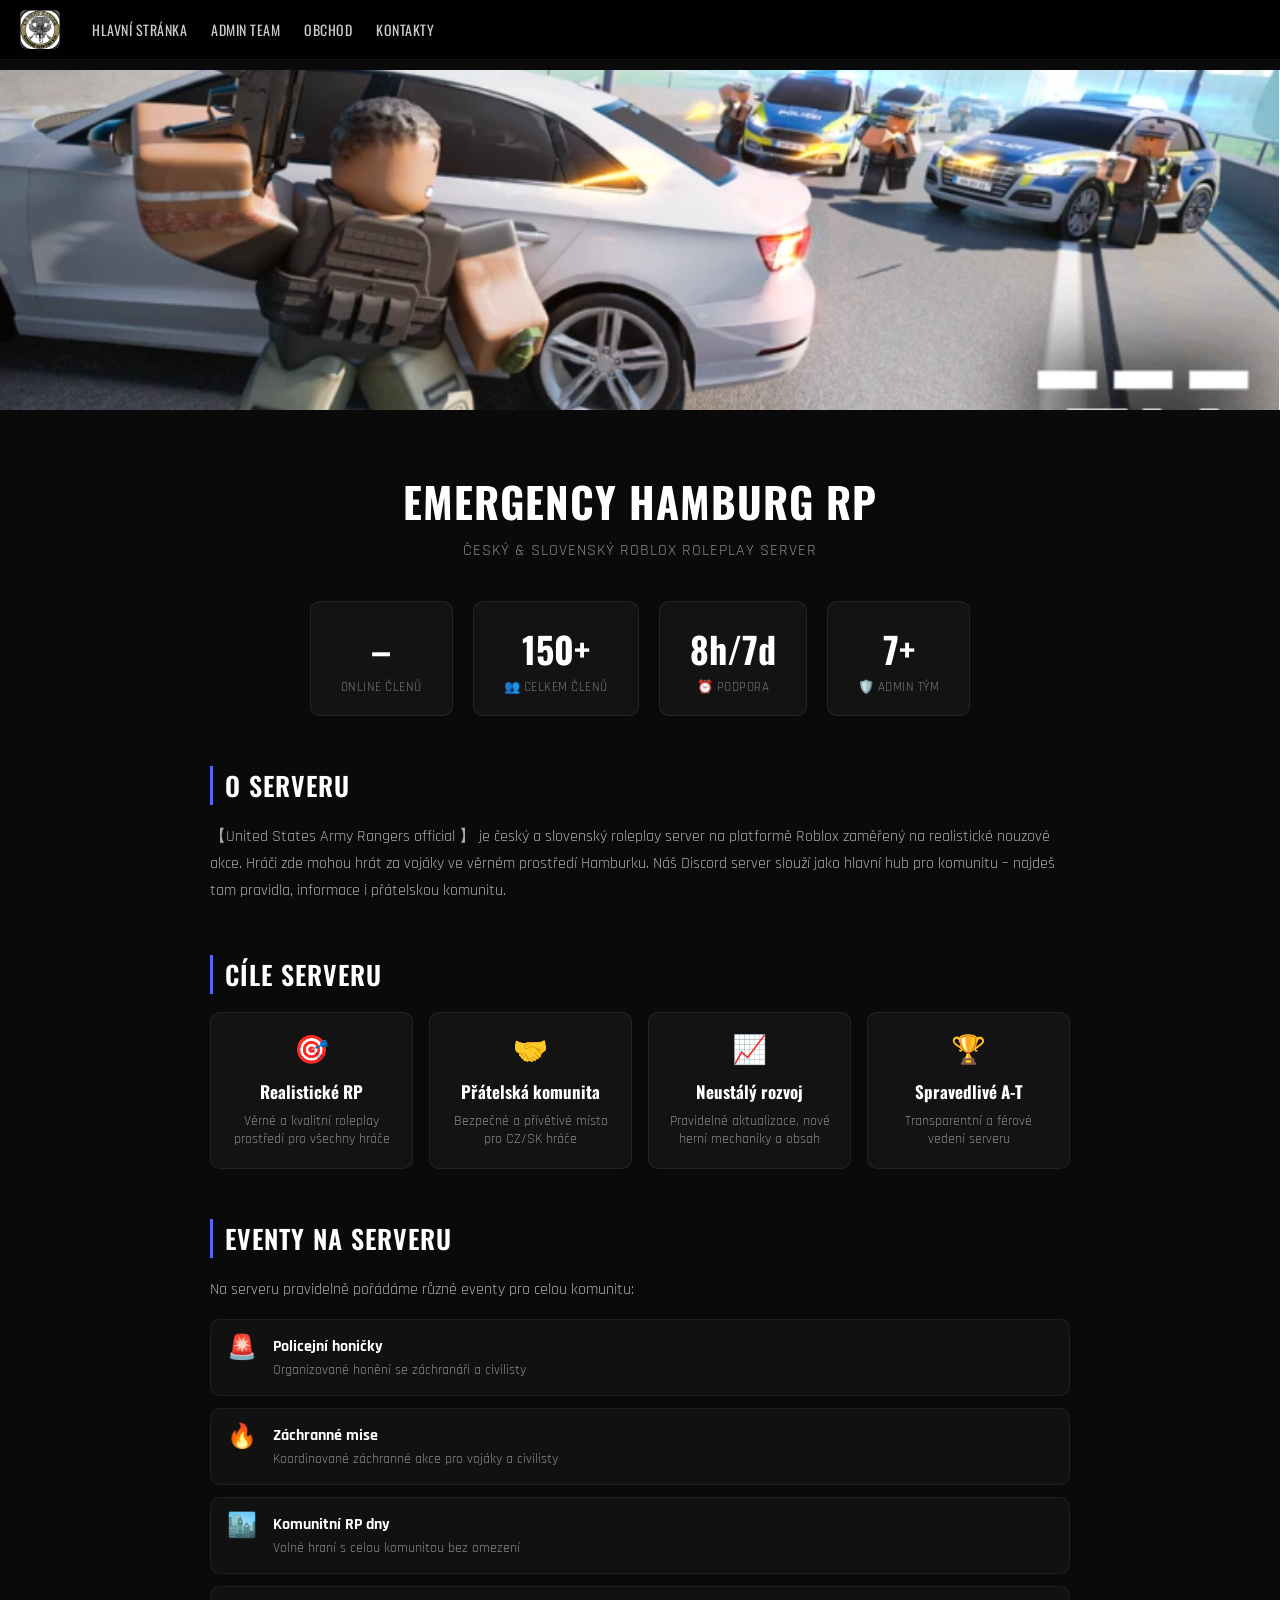
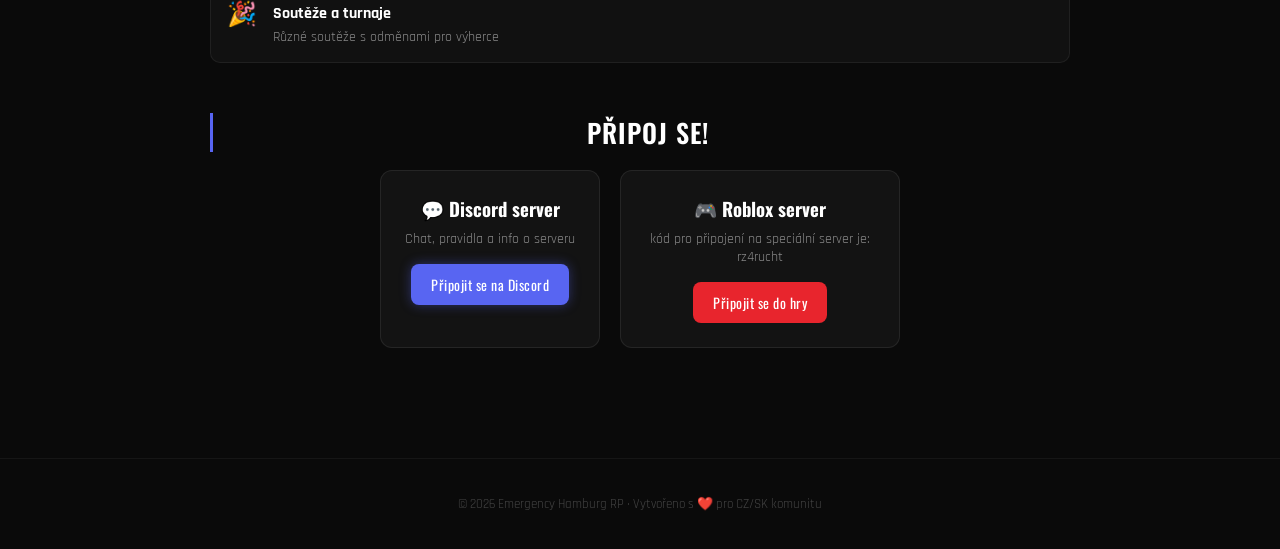
<file: index.html>
<!DOCTYPE html>
<html lang="cs">
<head>
<meta charset="UTF-8">
<meta name="viewport" content="width=device-width, initial-scale=1.0">
<title>【United States Army Rangers official  】</title>
<link rel="stylesheet" href="style.css">
<link href="https://fonts.googleapis.com/css2?family=Oswald:wght@400;600;700&family=Rajdhani:wght@400;600&display=swap" rel="stylesheet">
</head>
<body>

<!-- MENU -->
<div class="nav">
  <img src="logo.png">
  <a href="index.html" onclick="navigate(event,'index.html')">Hlavní stránka</a>
  <a href="team.html" onclick="navigate(event,'team.html')">Admin team</a>
  <a href="shop.html" onclick="navigate(event,'shop.html')">Obchod</a>
  <a href="kontakty.html" onclick="navigate(event,'kontakty.html')">Kontakty</a>
</div>

<!-- HERO - pouze obrázek nad obsahem -->
<div class="hero">
  <img src="beckround.png" class="hero-logo" alt="Logo serveru">
</div>

<!-- VŠE POD OBRÁZKEM -->
<div class="page-content">

  <h1 class="main-title">Emergency Hamburg RP</h1>
  <p class="main-sub">Český & Slovenský Roblox roleplay server</p>

  <!-- LIVE STATS -->
  <div class="stats-section">
    <div class="stat-card">
      <div class="stat-number live-members">–</div>
      <div class="stat-label"> Online členů</div>
    </div>
    <div class="stat-card">
      <div class="stat-number">150+</div>
      <div class="stat-label">👥 Celkem členů</div>
    </div>
    <div class="stat-card">
      <div class="stat-number">8h/7d</div>
      <div class="stat-label">⏰ Podpora</div>
    </div>
    <div class="stat-card">
      <div class="stat-number">7+</div>
      <div class="stat-label">🛡️ Admin tým</div>
    </div>
  </div>

  <!-- O SERVERU -->
  <div class="section-block">
    <h2 class="section-title">O serveru</h2>
    <p class="section-text">
      【United States Army Rangers official  】 je český a slovenský roleplay server na platformě Roblox zaměřený na realistické nouzové akce. Hráči zde mohou hrát za vojáky ve věrném prostředí Hamburku. Náš Discord server slouží jako hlavní hub pro komunitu – najdeš tam pravidla, informace i přátelskou komunitu.
    </p>
  </div>

  <!-- CÍLE -->
  <div class="section-block">
    <h2 class="section-title">Cíle serveru</h2>
    <div class="goals-grid">
      <div class="goal-card">
        <div class="goal-icon">🎯</div>
        <h3>Realistické RP</h3>
        <p>Věrné a kvalitní roleplay prostředí pro všechny hráče</p>
      </div>
      <div class="goal-card">
        <div class="goal-icon">🤝</div>
        <h3>Přátelská komunita</h3>
        <p>Bezpečné a přívětivé místo pro CZ/SK hráče</p>
      </div>
      <div class="goal-card">
        <div class="goal-icon">📈</div>
        <h3>Neustálý rozvoj</h3>
        <p>Pravidelné aktualizace, nové herní mechaniky a obsah</p>
      </div>
      <div class="goal-card">
        <div class="goal-icon">🏆</div>
        <h3>Spravedlivé A-T</h3>
        <p>Transparentní a férové vedení serveru</p>
      </div>
    </div>
  </div>

  <!-- EVENTY -->
  <div class="section-block">
    <h2 class="section-title">Eventy na serveru</h2>
    <p class="section-text">Na serveru pravidelně pořádáme různé eventy pro celou komunitu:</p>
    <div class="events-list">
      <div class="event-item">
        <span class="event-badge">🚨</span>
        <div>
          <strong>Policejní honičky</strong>
          <p>Organizované honění se záchranáři a civilisty</p>
        </div>
      </div>
      <div class="event-item">
        <span class="event-badge">🔥</span>
        <div>
          <strong>Záchranné mise</strong>
          <p>Koordinované záchranné akce pro vojáky a civilisty</p>
        </div>
      </div>
      <div class="event-item">
        <span class="event-badge">🏙️</span>
        <div>
          <strong>Komunitní RP dny</strong>
          <p>Volné hraní s celou komunitou bez omezení</p>
        </div>
      </div>
      <div class="event-item">
        <span class="event-badge">🎉</span>
        <div>
          <strong>Soutěže a turnaje</strong>
          <p>Různé soutěže s odměnami pro výherce</p>
        </div>
      </div>
    </div>
  </div>

  <!-- PŘIPOJENÍ -->
  <div class="section-block join-section">
    <h2 class="section-title">Připoj se!</h2>
    <div class="join-inner">
      <div class="join-card">
        <h3>💬 Discord server</h3>
        <p>Chat, pravidla a info o serveru</p>
        <a href="https://discord.gg/acMFfjmCw2" target="_blank">
          <button class="btn-discord">Připojit se na Discord</button>
        </a>
      </div>
      <div class="join-card">
        <h3>🎮 Roblox server</h3>
        <p>kód pro připojení na speciální server je: rz4rucht</p>
        <a href="https://www.roblox.com/games/7711635737/Emergency-Hamburg#!/game-instances" target="_blank">
          <button class="btn-roblox">Připojit se do hry</button>
        </a>
      </div>
    </div>
  </div>

</div><!-- end page-content -->

<footer class="footer">
  <p>© 2026 Emergency Hamburg RP · Vytvořeno s ❤️ pro CZ/SK komunitu</p>
</footer>

<script src="script.js"></script>
<script>
async function fetchDiscordStats() {
  try {
    // Replace GUILD_ID with your actual Discord server ID for live stats
    // Widget must be enabled in Discord Server Settings > Widget
    const res = await fetch('https://discord.com/api/guilds/1484696443397869773/widget.json');
    if (!res.ok) throw new Error('widget disabled');
    const data = await res.json();
    const onlineEl = document.querySelector('.live-members');
    if (onlineEl && data.presence_count !== undefined) {
      onlineEl.textContent = data.presence_count;
    }
  } catch (e) {
    const onlineEl = document.querySelector('.live-members');
    if (onlineEl) onlineEl.textContent = '–';
  }
}
fetchDiscordStats();
setInterval(fetchDiscordStats, 60000);
</script>
</body>
</html>
</file>
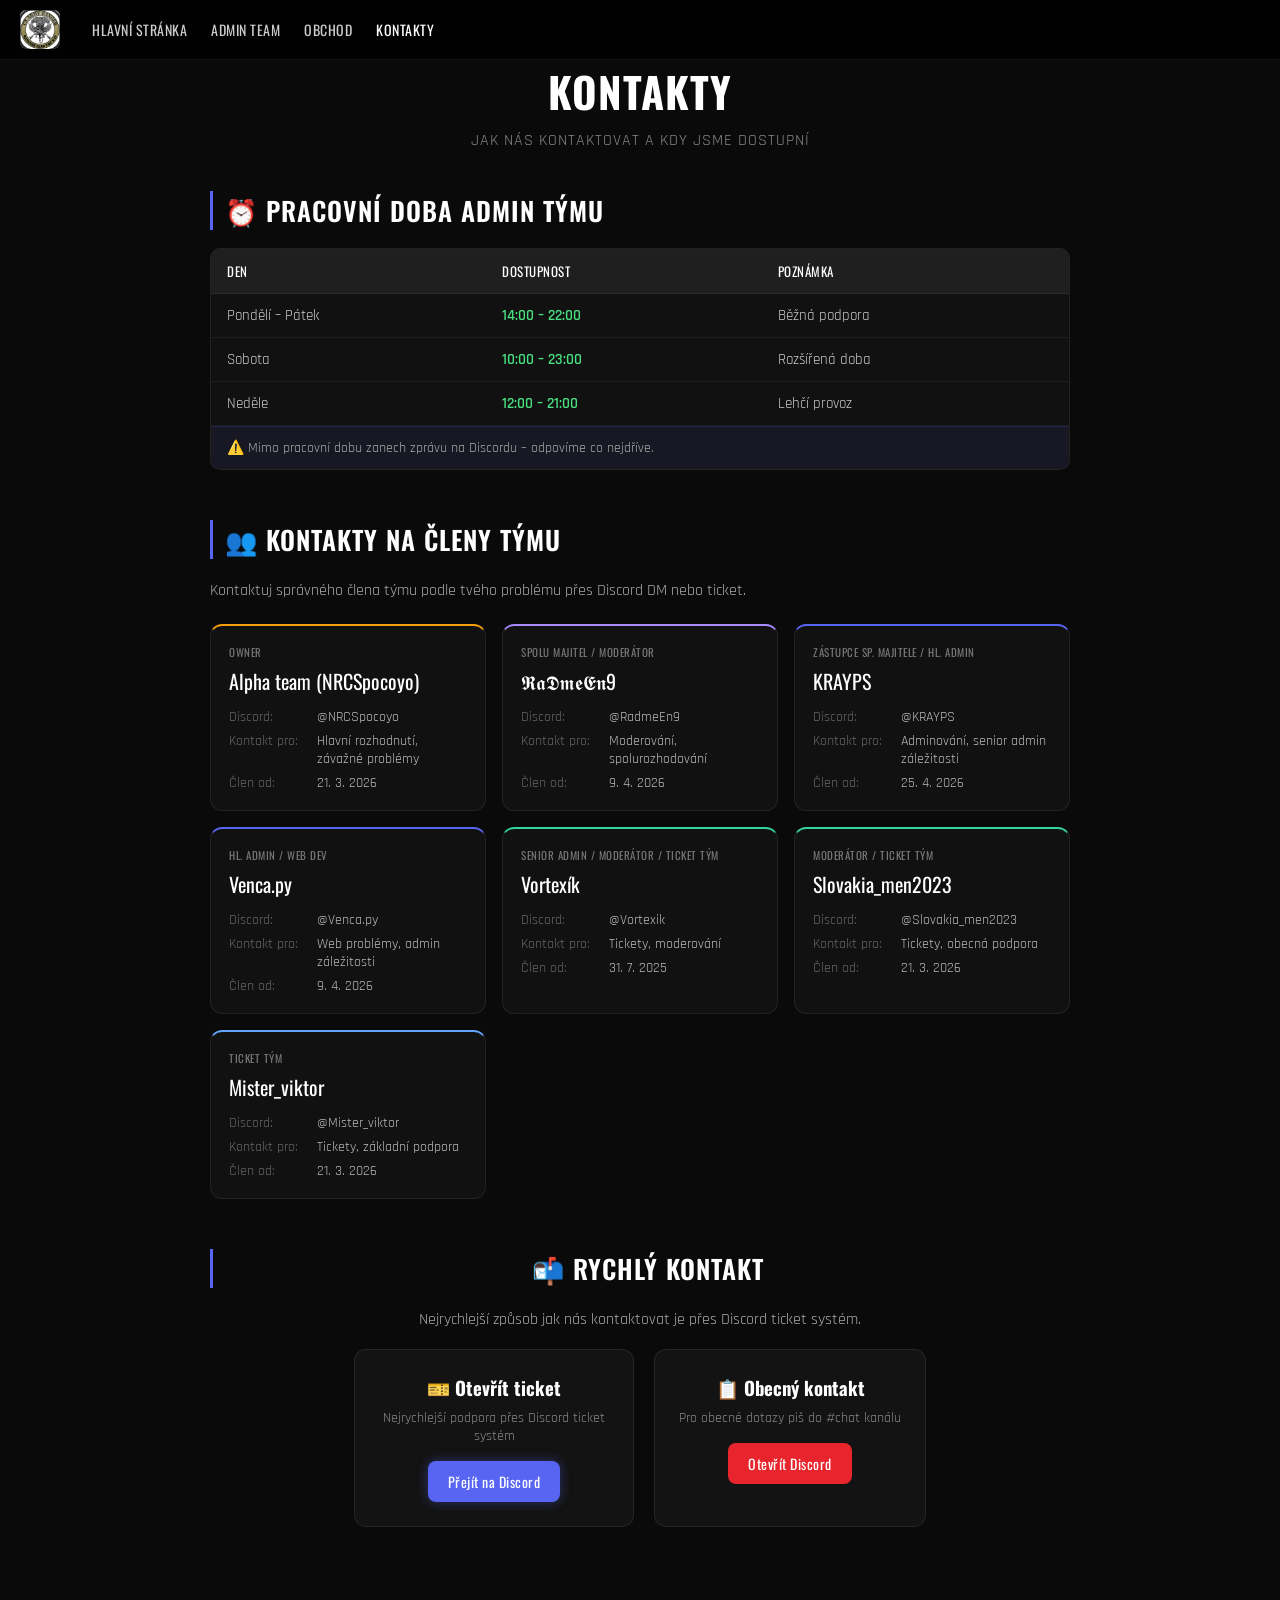
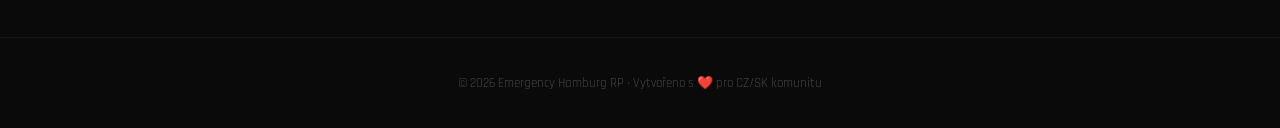
<file: kontakty.html>
<!DOCTYPE html>
<html lang="cs">
<head>
<meta charset="UTF-8">
<meta name="viewport" content="width=device-width, initial-scale=1.0">
<title>Kontakty – 【United States Army Rangers official  】</title>
<link rel="stylesheet" href="style.css">
<link href="https://fonts.googleapis.com/css2?family=Oswald:wght@400;600;700&family=Rajdhani:wght@400;600&display=swap" rel="stylesheet">
</head>
<body>

<!-- MENU -->
<div class="nav">
  <img src="logo.png">
  <a href="index.html" onclick="navigate(event,'index.html')">Hlavní stránka</a>
  <a href="team.html" onclick="navigate(event,'team.html')">Admin team</a>
  <a href="shop.html" onclick="navigate(event,'shop.html')">Obchod</a>
  <a href="kontakty.html" onclick="navigate(event,'kontakty.html')" class="active">Kontakty</a>
</div>

<div class="page-content">

  <h1 class="main-title">Kontakty</h1>
  <p class="main-sub">Jak nás kontaktovat a kdy jsme dostupní</p>

  <!-- PRACOVNÍ DOBA -->
  <div class="section-block">
    <h2 class="section-title">⏰ Pracovní doba admin týmu</h2>
    <div class="hours-table">
      <div class="hours-row header-row">
        <span>Den</span>
        <span>Dostupnost</span>
        <span>Poznámka</span>
      </div>
      <div class="hours-row">
        <span>Pondělí – Pátek</span>
        <span class="hours-open">14:00 – 22:00</span>
        <span>Běžná podpora</span>
      </div>
      <div class="hours-row">
        <span>Sobota</span>
        <span class="hours-open">10:00 – 23:00</span>
        <span>Rozšířená doba</span>
      </div>
      <div class="hours-row">
        <span>Neděle</span>
        <span class="hours-open">12:00 – 21:00</span>
        <span>Lehčí provoz</span>
      </div>
      <div class="hours-note">
        ⚠️ Mimo pracovní dobu zanech zprávu na Discordu – odpovíme co nejdříve.
      </div>
    </div>
  </div>

  <!-- KONTAKTY NA ČLENY -->
  <div class="section-block">
    <h2 class="section-title">👥 Kontakty na členy týmu</h2>
    <p class="section-text">Kontaktuj správného člena týmu podle tvého problému přes Discord DM nebo ticket.</p>

    <div class="contact-grid">

      <div class="contact-card owner">
        <div class="contact-role-badge">Owner</div>
        <div class="contact-name">Alpha team (NRCSpocoyo)</div>
        <div class="contact-info">
          <div class="contact-row">
            <span class="label">Discord:</span>
            <span class="value">@NRCSpocoyo</span>
          </div>
          <div class="contact-row">
            <span class="label">Kontakt pro:</span>
            <span class="value">Hlavní rozhodnutí, závažné problémy</span>
          </div>
          <div class="contact-row">
            <span class="label">Člen od:</span>
            <span class="value">21. 3. 2026</span>
          </div>
        </div>
      </div>

      <div class="contact-card co-owner">
        <div class="contact-role-badge">Spolu Majitel / Moderátor</div>
        <div class="contact-name">𝕽𝖆𝕯𝖒𝖊𝕰𝖓9</div>
        <div class="contact-info">
          <div class="contact-row">
            <span class="label">Discord:</span>
            <span class="value">@RadmeEn9</span>
          </div>
          <div class="contact-row">
            <span class="label">Kontakt pro:</span>
            <span class="value">Moderování, spolurozhodování</span>
          </div>
          <div class="contact-row">
            <span class="label">Člen od:</span>
            <span class="value">9. 4. 2026</span>
          </div>
        </div>
      </div>

      <div class="contact-card admin">
        <div class="contact-role-badge">Zástupce sp. majitele / hl. admin</div>
        <div class="contact-name">KRAYPS</div>
        <div class="contact-info">
          <div class="contact-row">
            <span class="label">Discord:</span>
            <span class="value">@KRAYPS</span>
          </div>
          <div class="contact-row">
            <span class="label">Kontakt pro:</span>
            <span class="value">Adminování, senior admin záležitosti</span>
          </div>
          <div class="contact-row">
            <span class="label">Člen od:</span>
            <span class="value">25. 4. 2026</span>
          </div>
        </div>
      </div>

      <div class="contact-card admin">
        <div class="contact-role-badge">hl. admin / web dev</div>
        <div class="contact-name">Venca.py</div>
        <div class="contact-info">
          <div class="contact-row">
            <span class="label">Discord:</span>
            <span class="value">@Venca.py</span>
          </div>
          <div class="contact-row">
            <span class="label">Kontakt pro:</span>
            <span class="value">Web problémy, admin záležitosti</span>
          </div>
          <div class="contact-row">
            <span class="label">Člen od:</span>
            <span class="value">9. 4. 2026</span>
          </div>
        </div>
      </div>

      <div class="contact-card mod">
        <div class="contact-role-badge">Senior admin / Moderátor / Ticket tým</div>
        <div class="contact-name">Vortexík</div>
        <div class="contact-info">
          <div class="contact-row">
            <span class="label">Discord:</span>
            <span class="value">@Vortexik</span>
          </div>
          <div class="contact-row">
            <span class="label">Kontakt pro:</span>
            <span class="value">Tickety, moderování</span>
          </div>
          <div class="contact-row">
            <span class="label">Člen od:</span>
            <span class="value">31. 7. 2025</span>
          </div>
        </div>
      </div>

      <div class="contact-card mod">
        <div class="contact-role-badge">Moderátor / Ticket tým</div>
        <div class="contact-name">Slovakia_men2023</div>
        <div class="contact-info">
          <div class="contact-row">
            <span class="label">Discord:</span>
            <span class="value">@Slovakia_men2023</span>
          </div>
          <div class="contact-row">
            <span class="label">Kontakt pro:</span>
            <span class="value">Tickety, obecná podpora</span>
          </div>
          <div class="contact-row">
            <span class="label">Člen od:</span>
            <span class="value">21. 3. 2026</span>
          </div>
        </div>
      </div>

      <div class="contact-card ticket">
        <div class="contact-role-badge">Ticket tým</div>
        <div class="contact-name">Mister_viktor</div>
        <div class="contact-info">
          <div class="contact-row">
            <span class="label">Discord:</span>
            <span class="value">@Mister_viktor</span>
          </div>
          <div class="contact-row">
            <span class="label">Kontakt pro:</span>
            <span class="value">Tickety, základní podpora</span>
          </div>
          <div class="contact-row">
            <span class="label">Člen od:</span>
            <span class="value">21. 3. 2026</span>
          </div>
        </div>
      </div>

    </div>
  </div>

  <!-- DISCORD PŘÍMÝ KONTAKT -->
  <div class="section-block join-section">
    <h2 class="section-title">📬 Rychlý kontakt</h2>
    <p class="section-text">Nejrychlejší způsob jak nás kontaktovat je přes Discord ticket systém.</p>
    <div class="join-inner">
      <div class="join-card">
        <h3>🎫 Otevřít ticket</h3>
        <p>Nejrychlejší podpora přes Discord ticket systém</p>
        <a href="https://discord.gg/uzcWT52DjH" target="_blank">
          <button class="btn-discord">Přejít na Discord</button>
        </a>
      </div>
      <div class="join-card">
        <h3>📋 Obecný kontakt</h3>
        <p>Pro obecné dotazy piš do #chat kanálu</p>
        <a href="https://discord.gg/uyFjBezXKg" target="_blank">
          <button class="btn-roblox">Otevřít Discord</button>
        </a>
      </div>
    </div>
  </div>

</div>

<footer class="footer">
  <p>© 2026 Emergency Hamburg RP · Vytvořeno s ❤️ pro CZ/SK komunitu</p>
</footer>

<script src="script.js"></script>
</body>
</html>
</file>
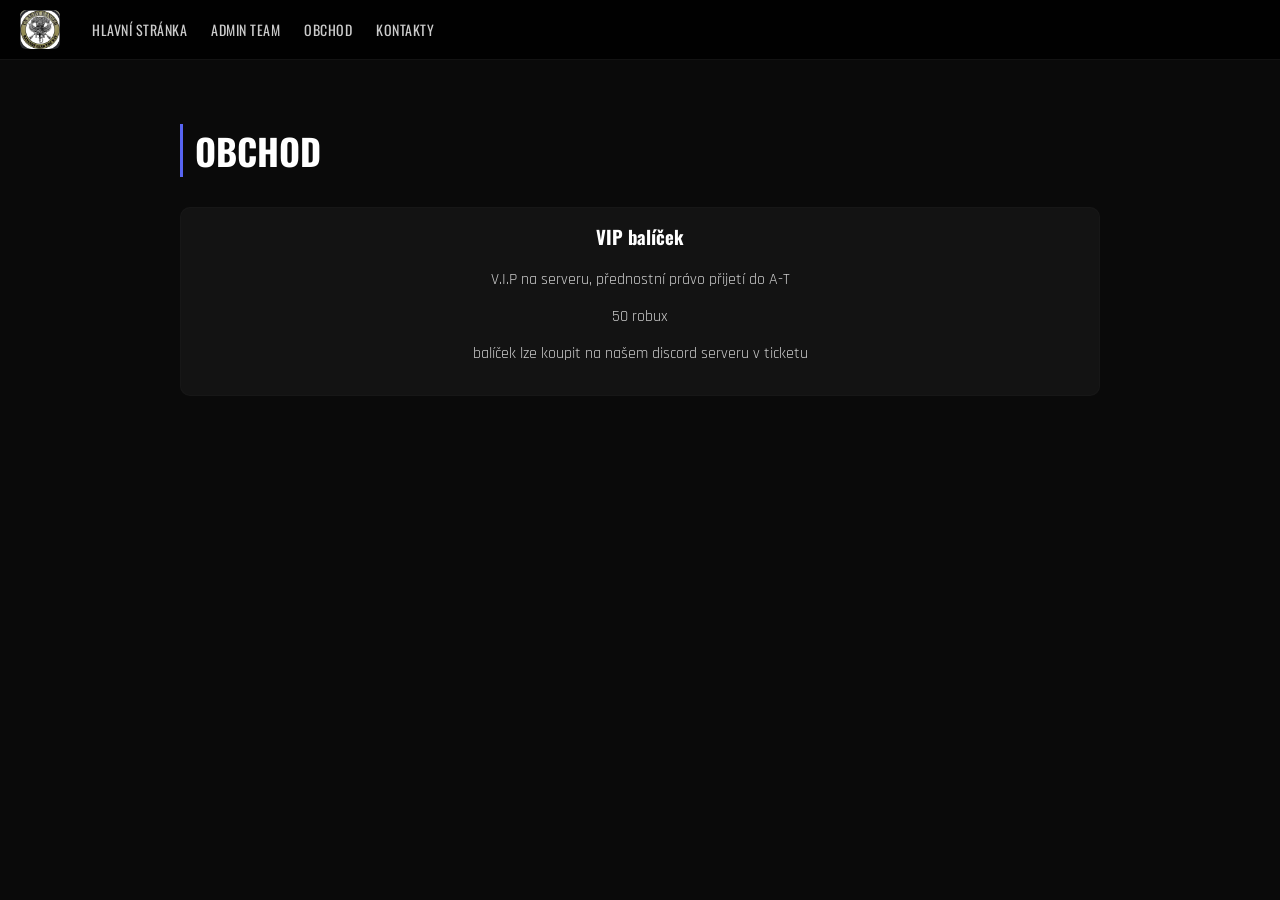
<file: shop.html>
<!DOCTYPE html>
<html lang="cs">
<head>
<meta charset="UTF-8">
<title>Obchod - 【United States Army Rangers official  】</title>
<link rel="stylesheet" href="style.css">
</head>
<body>

<div class="nav">
  <img src="logo.png">
  <a href="index.html" onclick="navigate(event,'index.html')">Hlavní stránka</a>
  <a href="team.html" onclick="navigate(event,'team.html')">Admin team</a>
  <a href="shop.html" onclick="navigate(event,'shop.html')">Obchod</a>
  <a href="kontakty.html" onclick="navigate(event,'kontakty.html')">Kontakty</a>
</div>

<div class="container">
  <h1>Obchod</h1>

  <div class="card">
    <h3>VIP balíček</h3>
    <p>V.I.P na serveru, přednostní právo přijetí do A-T</p>
    <p>50 robux</p>
    <p>balíček lze koupit na našem discord serveru v ticketu</p>
  </div>
</div>

<script src="script.js"></script>
</body>
</html>
</file>
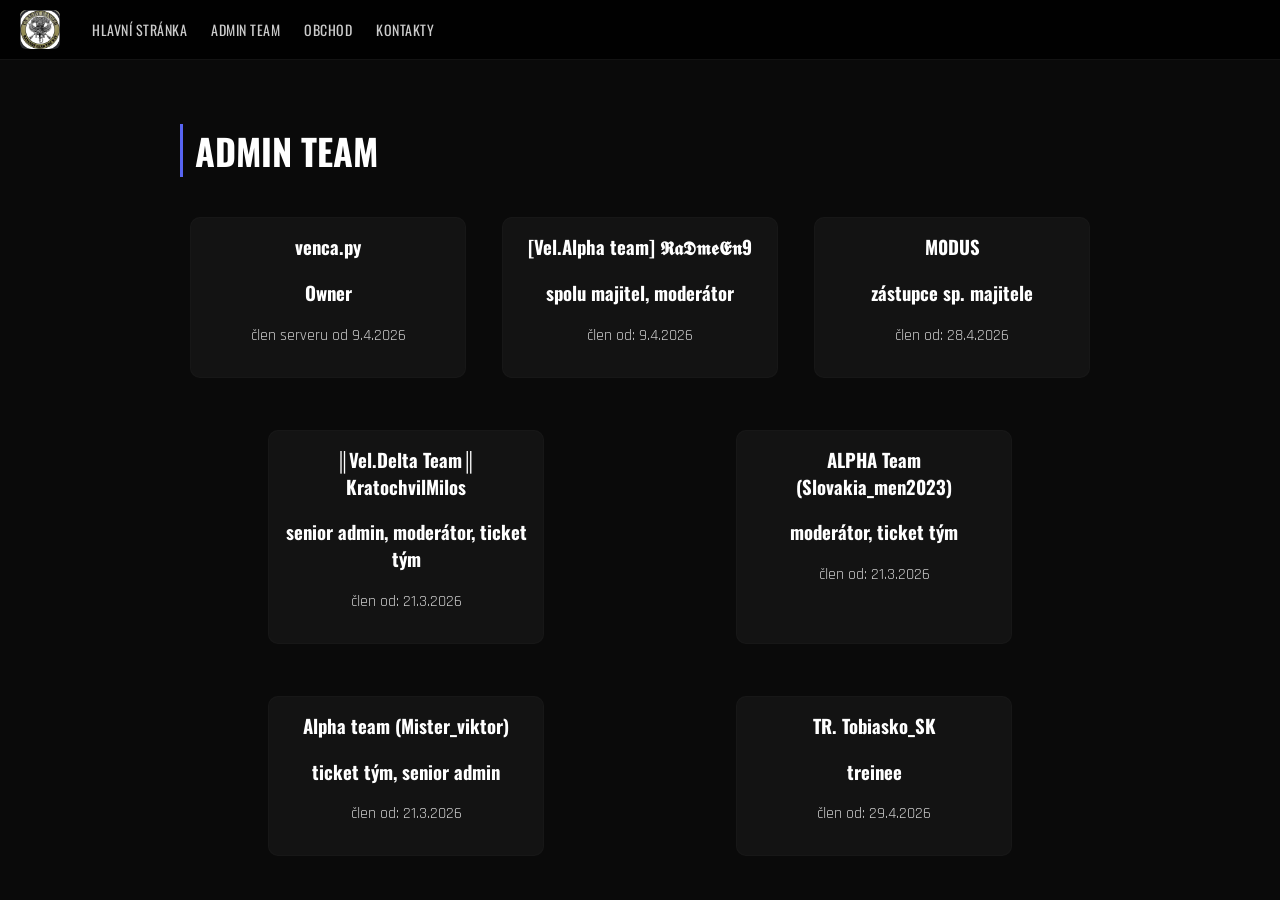
<file: team.html>
<!DOCTYPE html>
<html lang="cs">
<head>
<meta charset="UTF-8">
<title>A-Team - 【United States Army Rangers official】</title>
<link rel="stylesheet" href="style.css">
</head>
<body>

<div class="nav">
  <img src="logo.png">
  <a href="index.html" onclick="navigate(event,'index.html')">Hlavní stránka</a>
  <a href="team.html" onclick="navigate(event,'team.html')">Admin team</a>
  <a href="shop.html" onclick="navigate(event,'shop.html')">Obchod</a>
  <a href="kontakty.html" onclick="navigate(event,'kontakty.html')">Kontakty</a>
</div>

<div class="container">
  <h1>Admin Team</h1>
<div class="container-staff">
    <div class="container-staff-row">
  <div class="card card-staff">
    <h3>venca.py</h3>
    <h3>Owner</h3>
    <p>člen serveru od 9.4.2026</p>
  </div>

  <div class="card card-staff">
    <h3>[Vel.Alpha team] 𝕽𝖆𝕯𝖒𝖊𝕰𝖓9</h3>
    <h3>spolu majitel, moderátor</h3>
    <p>člen od: 9.4.2026</p>
  </div>

      
 <div class="card card-staff">
    <h3>M0DUS</h3>
    <h3>zástupce sp. majitele</h3>
    <p>člen od: 28.4.2026</p>
  </div>  
      
</div>
<div class="container-staff-row">

  <div class="card card-staff">
    <h3>║Vel.Delta Team║ KratochvilMilos</h3>
    <h3>senior admin, moderátor, ticket tým</h3>
    <p>člen od: 21.3.2026</p>
  </div>

  <div class="card card-staff">
    <h3>ALPHA Team (Slovakia_men2023)</h3>
    <h3>moderátor, ticket tým</h3>
    <p>člen od: 21.3.2026
    </p>
  </div>
</div> <div class="container-staff-row">
  <div class="card card-staff">
    <h3>Alpha team (Mister_viktor)</h3>
    <h3>ticket tým, senior admin</h3>
    <p>člen od: 21.3.2026</p>
  </div> 

  <div class="card card-staff">
    <h3>TR. Tobiasko_SK</h3>
    <h3>treinee</h3>
    <p>člen od: 29.4.2026</p>
  </div> </div>
  </div>
</div>

<script src="script.js"></script>
</body>
</html>
</file>
<file: style.css>
@import url('https://fonts.googleapis.com/css2?family=Oswald:wght@400;600;700&family=Rajdhani:wght@400;600&display=swap');

/* ===== RESET & BASE ===== */
* { box-sizing: border-box; }

body {
  margin: 0;
  font-family: 'Rajdhani', 'Oswald', sans-serif;
  color: #e0e0e0;
  background: #0a0a0a;
  opacity: 0;
  transition: opacity 0.4s ease-in-out;
}

body.loaded { opacity: 1; }

/* ===== NAV ===== */
.nav {
  position: fixed;
  top: 0;
  width: 100%;
  display: flex;
  align-items: center;
  background: rgba(0,0,0,0.85);
  backdrop-filter: blur(10px);
  padding: 10px 20px;
  z-index: 100;
  border-bottom: 1px solid rgba(255,255,255,0.07);
}

.nav img {
  width: 40px;
  margin-right: 20px;
  border-radius: 6px;
}

.nav a {
  color: #ccc;
  text-decoration: none;
  margin: 0 12px;
  font-family: 'Oswald', sans-serif;
  font-size: 14px;
  letter-spacing: 0.5px;
  text-transform: uppercase;
  transition: color 0.2s;
}

.nav a:hover, .nav a.active { color: #fff; }

/* ===== HERO (logo obrázek) ===== */
.hero {
  padding-top: 70px;
  text-align: center;
  background: #0a0a0a;
}

.hero-logo {
  width: 100%;
  max-height: 340px;
  object-fit: cover;
  display: block;
}

/* ===== PAGE CONTENT (vše pod obrázkem) ===== */
.page-content {
  background: #0a0a0a;
  padding: 40px 20px 60px;
  max-width: 900px;
  margin: 0 auto;
  text-align: center;
}

.main-title {
  font-family: 'Oswald', sans-serif;
  font-size: 42px;
  font-weight: 700;
  color: #fff;
  margin: 20px 0 8px;
  letter-spacing: 1px;
  text-transform: uppercase;
}

.main-sub {
  color: #888;
  font-size: 16px;
  margin: 0 0 40px;
  letter-spacing: 1px;
  text-transform: uppercase;
}

/* ===== STATS ===== */
.stats-section {
  display: flex;
  justify-content: center;
  gap: 20px;
  flex-wrap: wrap;
  margin-bottom: 50px;
}

.stat-card {
  background: rgba(255,255,255,0.04);
  border: 1px solid rgba(255,255,255,0.08);
  border-radius: 10px;
  padding: 20px 30px;
  min-width: 130px;
  text-align: center;
}

.stat-number {
  font-family: 'Oswald', sans-serif;
  font-size: 36px;
  font-weight: 700;
  color: #fff;
}

.stat-label {
  font-size: 13px;
  color: #777;
  margin-top: 4px;
  text-transform: uppercase;
  letter-spacing: 0.5px;
}

/* ===== SECTION BLOCKS ===== */
.section-block {
  margin-bottom: 50px;
  text-align: left;
}

.section-title {
  font-family: 'Oswald', sans-serif;
  font-size: 26px;
  font-weight: 600;
  color: #fff;
  text-transform: uppercase;
  letter-spacing: 1px;
  border-left: 3px solid #5865F2;
  padding-left: 12px;
  margin-bottom: 18px;
}

.section-text {
  color: #aaa;
  line-height: 1.7;
  font-size: 16px;
}

/* ===== GOALS GRID ===== */
.goals-grid {
  display: grid;
  grid-template-columns: repeat(auto-fit, minmax(190px, 1fr));
  gap: 16px;
}

.goal-card {
  background: rgba(255,255,255,0.04);
  border: 1px solid rgba(255,255,255,0.07);
  border-radius: 10px;
  padding: 20px;
  text-align: center;
  transition: border-color 0.2s;
}

.goal-card:hover { border-color: rgba(88,101,242,0.4); }

.goal-icon { font-size: 28px; margin-bottom: 10px; }

.goal-card h3 {
  font-family: 'Oswald', sans-serif;
  color: #fff;
  margin: 0 0 8px;
  font-size: 17px;
}

.goal-card p { color: #888; font-size: 14px; margin: 0; }

/* ===== EVENTS LIST ===== */
.events-list {
  display: flex;
  flex-direction: column;
  gap: 12px;
  margin-top: 16px;
}

.event-item {
  display: flex;
  align-items: flex-start;
  gap: 16px;
  background: rgba(255,255,255,0.03);
  border: 1px solid rgba(255,255,255,0.06);
  border-radius: 10px;
  padding: 16px;
}

.event-badge { font-size: 24px; line-height: 1; }

.event-item strong { color: #fff; font-size: 16px; display: block; margin-bottom: 4px; }
.event-item p { color: #888; margin: 0; font-size: 14px; }

/* ===== JOIN SECTION ===== */
.join-section { text-align: center; }

.join-inner {
  display: flex;
  gap: 20px;
  justify-content: center;
  flex-wrap: wrap;
  margin-top: 16px;
}

.join-card {
  background: rgba(255,255,255,0.04);
  border: 1px solid rgba(255,255,255,0.08);
  border-radius: 12px;
  padding: 24px;
  min-width: 220px;
  max-width: 280px;
}

.join-card h3 { color: #fff; margin: 0 0 8px; font-family: 'Oswald', sans-serif; }
.join-card p { color: #888; font-size: 14px; margin: 0 0 16px; }

.btn-discord {
  padding: 10px 20px;
  background: #5865F2;
  color: white;
  border: none;
  border-radius: 8px;
  cursor: pointer;
  font-family: 'Oswald', sans-serif;
  font-size: 14px;
  letter-spacing: 0.5px;
  transition: background 0.2s, transform 0.15s;
  box-shadow: 0 0 12px rgba(88,101,242,0.4);
}

.btn-discord:hover {
  background: #4752c4;
  transform: scale(1.03);
  box-shadow: 0 0 20px rgba(88,101,242,0.6);
}

.btn-roblox {
  padding: 10px 20px;
  background: #e8252d;
  color: white;
  border: none;
  border-radius: 8px;
  cursor: pointer;
  font-family: 'Oswald', sans-serif;
  font-size: 14px;
  letter-spacing: 0.5px;
  transition: background 0.2s, transform 0.15s;
}

.btn-roblox:hover { background: #c41f26; transform: scale(1.03); }

/* ===== KONTAKTY ===== */
.hours-table {
  background: rgba(255,255,255,0.03);
  border: 1px solid rgba(255,255,255,0.07);
  border-radius: 10px;
  overflow: hidden;
}

.hours-row {
  display: grid;
  grid-template-columns: 1fr 1fr 1fr;
  padding: 12px 16px;
  border-bottom: 1px solid rgba(255,255,255,0.05);
  font-size: 15px;
  color: #ccc;
}

.hours-row:last-of-type { border-bottom: none; }

.header-row {
  background: rgba(255,255,255,0.06);
  font-family: 'Oswald', sans-serif;
  color: #fff;
  text-transform: uppercase;
  font-size: 13px;
  letter-spacing: 0.5px;
}

.hours-open { color: #4ade80; font-weight: 600; }

.hours-note {
  padding: 12px 16px;
  background: rgba(88,101,242,0.08);
  border-top: 1px solid rgba(88,101,242,0.2);
  color: #aaa;
  font-size: 14px;
}

/* CONTACT CARDS */
.contact-grid {
  display: grid;
  grid-template-columns: repeat(auto-fill, minmax(260px, 1fr));
  gap: 16px;
  margin-top: 20px;
}

.contact-card {
  background: rgba(255,255,255,0.03);
  border: 1px solid rgba(255,255,255,0.07);
  border-radius: 12px;
  padding: 18px;
  transition: border-color 0.2s;
}

.contact-card:hover { border-color: rgba(88,101,242,0.35); }

.contact-card.owner { border-top: 2px solid #f59e0b; }
.contact-card.co-owner { border-top: 2px solid #a78bfa; }
.contact-card.admin { border-top: 2px solid #5865F2; }
.contact-card.mod { border-top: 2px solid #34d399; }
.contact-card.ticket { border-top: 2px solid #60a5fa; }

.contact-role-badge {
  font-size: 11px;
  text-transform: uppercase;
  letter-spacing: 0.5px;
  color: #777;
  margin-bottom: 6px;
  font-family: 'Oswald', sans-serif;
}

.contact-name {
  font-family: 'Oswald', sans-serif;
  font-size: 20px;
  color: #fff;
  margin-bottom: 12px;
}

.contact-info { display: flex; flex-direction: column; gap: 6px; }

.contact-row { display: flex; gap: 8px; font-size: 14px; }
.contact-row .label { color: #666; min-width: 80px; }
.contact-row .value { color: #bbb; }

/* ===== TEAM PAGE ===== */
.container {
  text-align: center;
  margin-top: 80px;
  max-width: 960px;
  padding: 20px;
  margin-left: auto;
  margin-right: auto;
  background: #0a0a0a;
}

.container h1 {
  font-family: 'Oswald', sans-serif;
  font-size: 36px;
  color: #fff;
  text-transform: uppercase;
  border-left: 3px solid #5865F2;
  padding-left: 12px;
  text-align: left;
  margin-bottom: 30px;
}

.card {
  background: rgba(255,255,255,0.04);
  border: 1px solid rgba(84, 84, 84, 0.08);
  padding: 15px;
  margin: 10px auto;
  border-radius: 10px;
  color: #ccc;
}

.card h3 { color: #fff; margin-top: 0; font-family: 'Oswald', sans-serif; }

.card-staff { width: 30%; }

.container-staff-row {
  display: flex;
  flex-direction: row;
  gap: 1rem;
  width: 100%;
  min-height: fit-content;
}

.container-staff {
  display: flex;
  flex-direction: column;
  gap: 2rem;
}

/* ===== FOOTER ===== */
.footer {
  text-align: center;
  padding: 24px;
  color: #444;
  font-size: 13px;
  border-top: 1px solid rgba(255,255,255,0.05);
  background: #0a0a0a;
}

/* ===== POPUP ===== */
.popup {
  display: none;
  position: fixed;
  top: 50%;
  left: 50%;
  transform: translate(-50%, -50%);
  background: rgba(10,10,10,0.97);
  border: 1px solid rgba(255,255,255,0.1);
  padding: 25px;
  border-radius: 12px;
  text-align: center;
  width: 300px;
  z-index: 200;
}

/* ===== RESPONSIVE ===== */
@media (max-width: 700px) {
  .stats-section { gap: 12px; }
  .stat-card { min-width: 100px; padding: 14px 16px; }
  .stat-number { font-size: 28px; }
  .goals-grid { grid-template-columns: 1fr 1fr; }
  .join-inner { flex-direction: column; align-items: center; }
  .container-staff-row { flex-direction: column; }
  .card-staff { width: 100%; }
  .contact-grid { grid-template-columns: 1fr; }
  .hours-row { grid-template-columns: 1fr 1fr; }
  .hours-row span:last-child { display: none; }
  .header-row span:last-child { display: none; }
  .main-title { font-size: 28px; }
}
</file>
